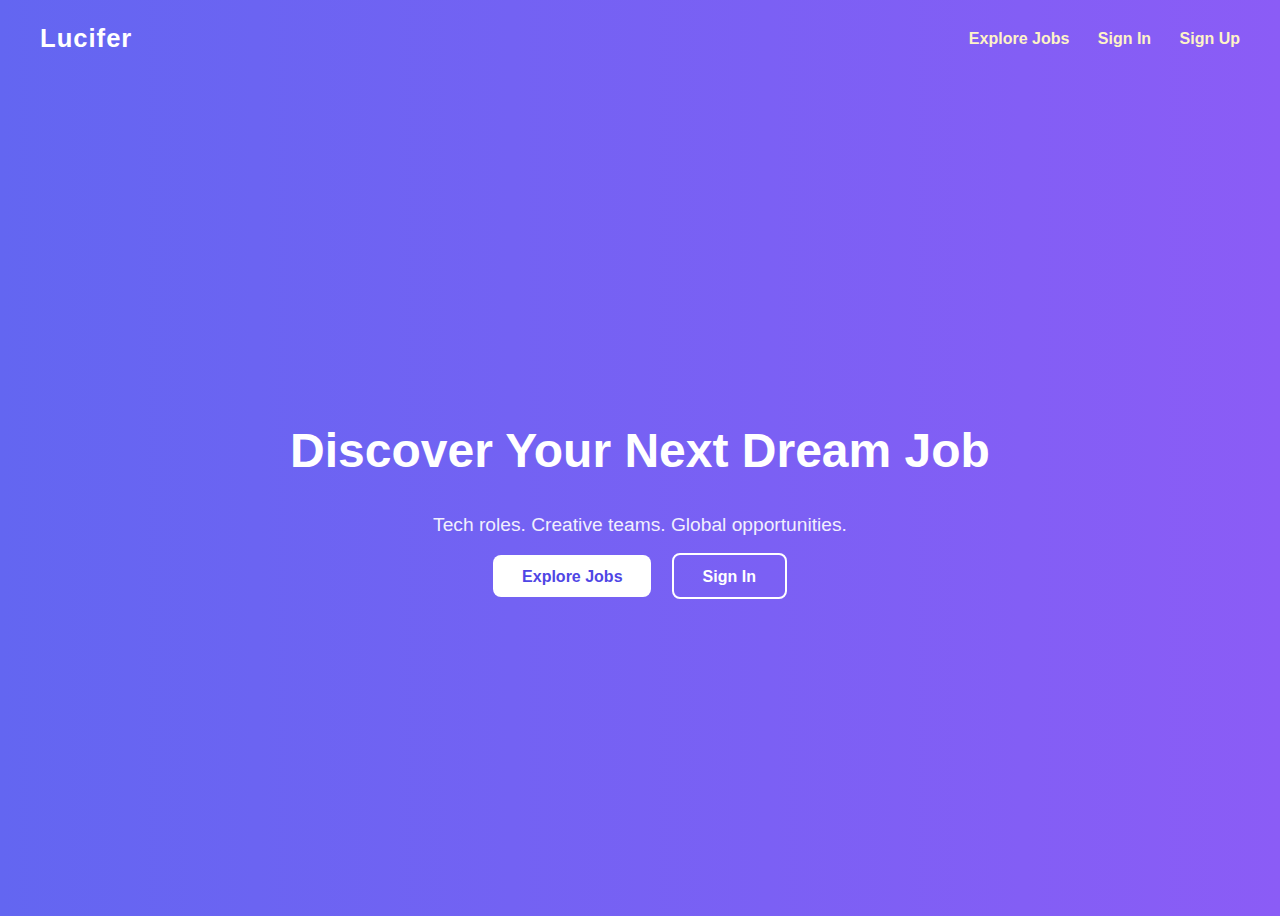
<file: index.html>
<!DOCTYPE html>
<html lang="en">
<head>
  <meta charset="UTF-8" />
  <meta name="viewport" content="width=device-width, initial-scale=1.0" />
  <title>Lucira Careers</title>
  <link rel="stylesheet" href="style1.css">
</head>
<body class="landing">
  <nav class="navbar">
    <div class="logo">Lucifer</div>
    <div class="nav-links">
      <a href="jobs.html">Explore Jobs</a>
      <a href="#">Sign In</a>
      <a href="#">Sign Up</a>
    </div>
  </nav>

  <section class="hero">
    <h1 class="hero-title">Discover Your Next Dream Job</h1>
    <p class="hero-subtitle">Tech roles. Creative teams. Global opportunities.</p>
    <div class="hero-buttons">
      <a href="jobs.html" class="btn primary">Explore Jobs</a>
      <a href="#" class="btn outline">Sign In</a>
    </div>
  </section>
</body>
</html>
</file>
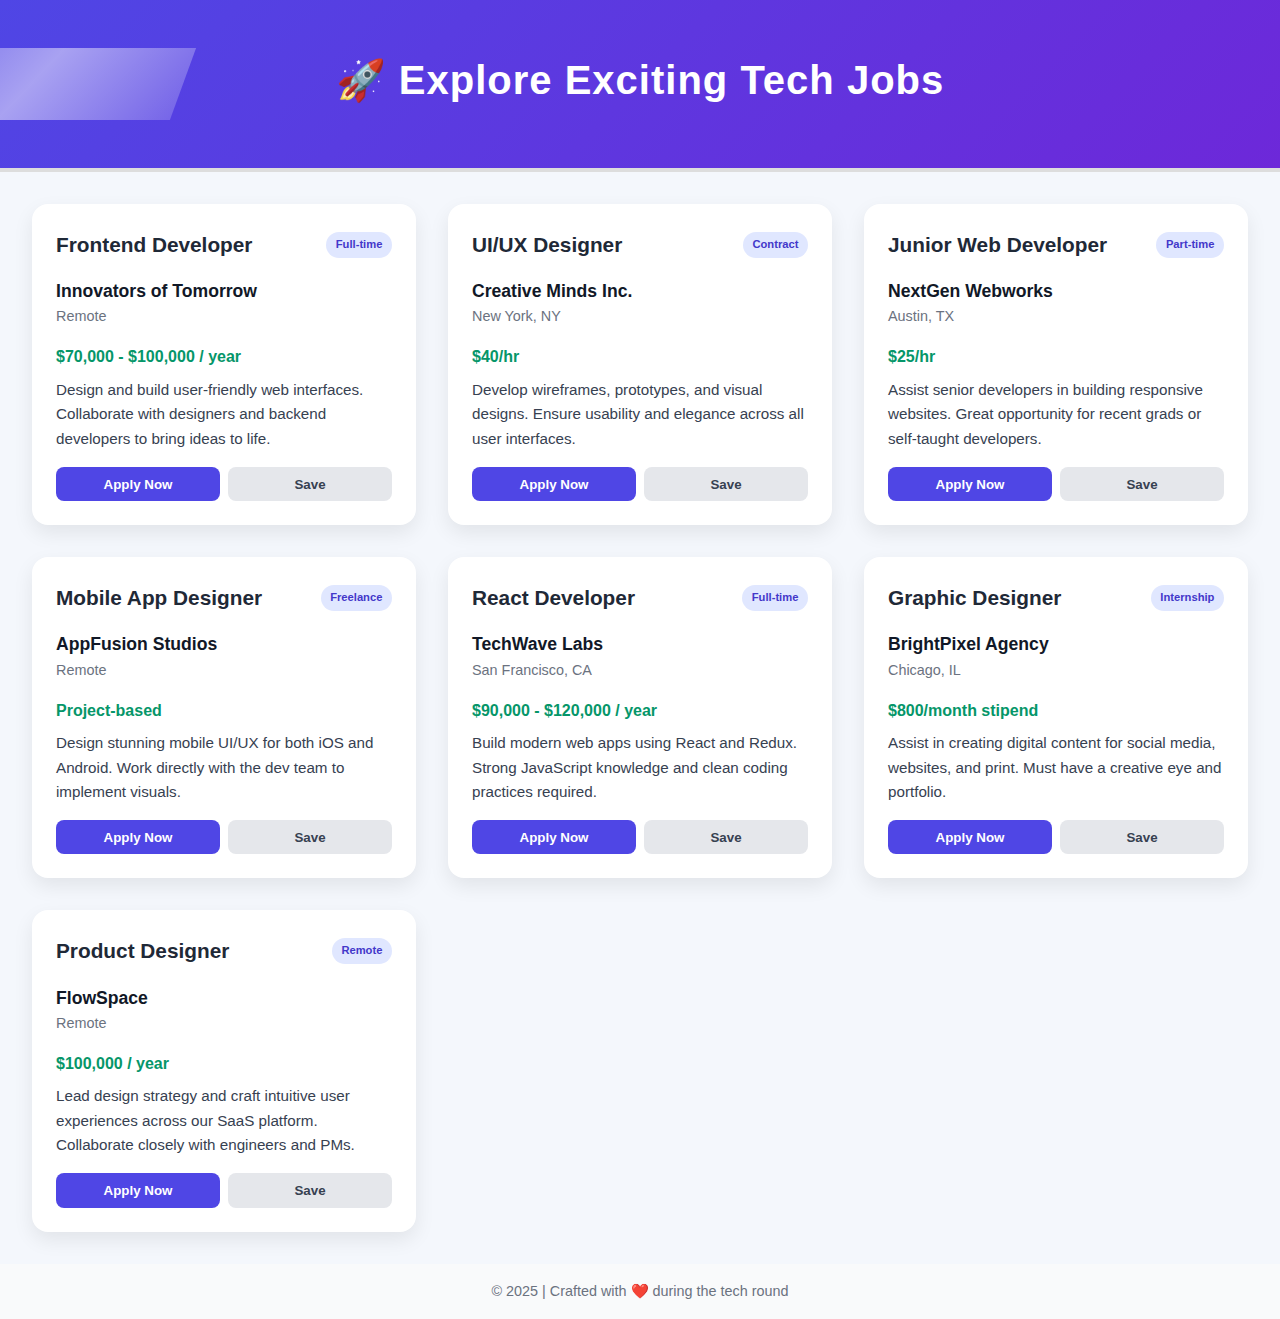
<file: jobs.html>
<!DOCTYPE html>
<html lang="en">
<head>
  <meta charset="UTF-8" />
  <meta name="viewport" content="width=device-width, initial-scale=1.0" />
  <title>Explore Jobs | Lucira</title>
  <link rel="stylesheet" href="style.css">
</head>
<body>
  <header>
    <h1 class="main-title">
        🚀 Explore Exciting Tech Jobs
        <span class="underline"></span>
      </h1>
  </header>

  <main class="container">
    <section class="job-card">
        <div class="job-header">
          <h2 class="job-title">Frontend Developer</h2>
          <span class="job-type">Full-time</span>
        </div>
        <div class="company-info">
          <h3 class="company-name">Innovators of Tomorrow</h3>
          <p class="location">Remote</p>
        </div>
        <div class="job-details">
          <p class="salary"> $70,000 - $100,000 / year</p>
          <p class="description">
            Design and build user-friendly web interfaces. Collaborate with designers and backend developers to bring ideas to life.
          </p>
        </div>
        <div class="card-actions">
          <button class="apply-btn">Apply Now</button>
          <button class="save-btn"> Save</button>
        </div>
      </section>
  
      <section class="job-card">
        <div class="job-header">
          <h2 class="job-title">UI/UX Designer</h2>
          <span class="job-type">Contract</span>
        </div>
        <div class="company-info">
          <h3 class="company-name">Creative Minds Inc.</h3>
          <p class="location">New York, NY</p>
        </div>
        <div class="job-details">
          <p class="salary">$40/hr</p>
          <p class="description">
            Develop wireframes, prototypes, and visual designs. Ensure usability and elegance across all user interfaces.
          </p>
        </div>
        <div class="card-actions">
          <button class="apply-btn">Apply Now</button>
          <button class="save-btn">Save</button>
        </div>
      </section>
  
      <section class="job-card">
        <div class="job-header">
          <h2 class="job-title">Junior Web Developer</h2>
          <span class="job-type">Part-time</span>
        </div>
        <div class="company-info">
          <h3 class="company-name">NextGen Webworks</h3>
          <p class="location">Austin, TX</p>
        </div>
        <div class="job-details">
          <p class="salary">$25/hr</p>
          <p class="description">
            Assist senior developers in building responsive websites. Great opportunity for recent grads or self-taught developers.
          </p>
        </div>
        <div class="card-actions">
          <button class="apply-btn">Apply Now</button>
          <button class="save-btn">Save</button>
        </div>
      </section>
  
      <section class="job-card">
        <div class="job-header">
          <h2 class="job-title">Mobile App Designer</h2>
          <span class="job-type">Freelance</span>
        </div>
        <div class="company-info">
          <h3 class="company-name">AppFusion Studios</h3>
          <p class="location">Remote</p>
        </div>
        <div class="job-details">
          <p class="salary">Project-based</p>
          <p class="description">
            Design stunning mobile UI/UX for both iOS and Android. Work directly with the dev team to implement visuals.
          </p>
        </div>
        <div class="card-actions">
          <button class="apply-btn">Apply Now</button>
          <button class="save-btn">Save</button>
        </div>
      </section>
  
      <section class="job-card">
        <div class="job-header">
          <h2 class="job-title">React Developer</h2>
          <span class="job-type">Full-time</span>
        </div>
        <div class="company-info">
          <h3 class="company-name">TechWave Labs</h3>
          <p class="location">San Francisco, CA</p>
        </div>
        <div class="job-details">
          <p class="salary">$90,000 - $120,000 / year</p>
          <p class="description">
            Build modern web apps using React and Redux. Strong JavaScript knowledge and clean coding practices required.
          </p>
        </div>
        <div class="card-actions">
          <button class="apply-btn">Apply Now</button>
          <button class="save-btn">Save</button>
        </div>
      </section>
  
      <section class="job-card">
        <div class="job-header">
          <h2 class="job-title">Graphic Designer</h2>
          <span class="job-type">Internship</span>
        </div>
        <div class="company-info">
          <h3 class="company-name">BrightPixel Agency</h3>
          <p class="location">Chicago, IL</p>
        </div>
        <div class="job-details">
          <p class="salary">$800/month stipend</p>
          <p class="description">
            Assist in creating digital content for social media, websites, and print. Must have a creative eye and portfolio.
          </p>
        </div>
        <div class="card-actions">
          <button class="apply-btn">Apply Now</button>
          <button class="save-btn">Save</button>
        </div>
      </section>
  
      <section class="job-card">
        <div class="job-header">
          <h2 class="job-title">Product Designer</h2>
          <span class="job-type">Remote</span>
        </div>
        <div class="company-info">
          <h3 class="company-name">FlowSpace</h3>
          <p class="location">Remote</p>
        </div>
        <div class="job-details">
          <p class="salary">$100,000 / year</p>
          <p class="description">
            Lead design strategy and craft intuitive user experiences across our SaaS platform. Collaborate closely with engineers and PMs.
          </p>
        </div>
        <div class="card-actions">
          <button class="apply-btn">Apply Now</button>
          <button class="save-btn"> Save</button>
        </div>
      </section>
  </main>

  <footer>
    <p class="footer-text">© 2025 | Crafted with ❤️ during the tech round</p>
  </footer>

  <script>
    // Simple "Save" toggle
    document.querySelectorAll('.save-btn').forEach(btn => {
      btn.addEventListener('click', () => {
        btn.classList.toggle('saved');
        btn.textContent = btn.classList.contains('saved') ? 'Saved' : 'Save';
      });
    });
  </script>
</body>
</html>
</file>
<file: style1.css>
/* LANDING PAGE */
/* Reset additions */
a {
    text-decoration: none;
    color: inherit;
  }
  
  /* Landing page layout */
  body.landing {
    background: linear-gradient(to right, #6366f1, #8b5cf6);
    color: white;
    font-family: 'Segoe UI', sans-serif;
    min-height: 100vh;
    display: flex;
    flex-direction: column;
  }
  
  /* NavBar */
  .navbar {
    display: flex;
    justify-content: space-between;
    padding: 1rem 2rem;
    align-items: center;
  }
  
  .logo {
    font-size: 1.6rem;
    font-weight: bold;
    letter-spacing: 1px;
  }
  
  .nav-links a {
    margin-left: 1.5rem;
    font-weight: 600;
    color: #fef3c7;
    transition: color 0.2s ease;
  }
  
  .nav-links a:hover {
    color: #fff;
  }
  
  /* Hero Section */
  .hero {
    flex: 1;
    display: flex;
    flex-direction: column;
    justify-content: center;
    text-align: center;
    padding: 4rem 2rem;
  }
  
  .hero-title {
    font-size: 3rem;
    font-weight: 800;
    margin-bottom: 1rem;
    animation: fadeIn 1.5s ease-in;
  }
  
  .hero-subtitle {
    font-size: 1.2rem;
    margin-bottom: 2rem;
    opacity: 0.9;
    animation: fadeIn 2s ease-in;
  }
  
  .hero-buttons .btn {
    padding: 0.8rem 1.8rem;
    font-weight: 600;
    border-radius: 8px;
    margin: 0 0.5rem;
    transition: all 0.3s ease;
  }
  
  .btn.primary {
    background: white;
    color: #4f46e5;
  }
  
  .btn.primary:hover {
    background: #f9fafb;
  }
  
  .btn.outline {
    border: 2px solid white;
    background: transparent;
    color: white;
  }
  
  .btn.outline:hover {
    background: rgba(255, 255, 255, 0.1);
  }
  
  /* Animations */
  @keyframes fadeIn {
    from {
      opacity: 0;
      transform: translateY(-10px);
    }
    to {
      opacity: 1;
      transform: translateY(0);
    }
  }
  
  /* DONE */
</file>
<file: style.css>
/* Reset */
* {
    margin: 0;
    padding: 0;
    box-sizing: border-box;
  }

 
  
  /* Fonts */
  body {
    font-family: 'Segoe UI', Tahoma, Geneva, Verdana, sans-serif;
    background: #f4f7fc;
    color: #333;
    line-height: 1.6;
  }
  
  /* Header 
  header {
    padding: 2rem 1rem;
    text-align: center;
    background: linear-gradient(135deg, #4f46e5, #6d28d9);
    color: white;
    border-bottom: 4px solid #ddd;
  }
  
  .main-title {
    font-size: 2rem;
    font-weight: 700;
    letter-spacing: 1px;
  }
  
  /* Container */
  .container {
    display: grid;
    grid-template-columns: repeat(auto-fit, minmax(320px, 1fr));
    gap: 2rem;
    padding: 2rem;
  }
  
  /* Job Cards */
  .job-card {
    background: white;
    border-radius: 1rem;
    padding: 1.5rem;
    box-shadow: 0 8px 20px rgba(0, 0, 0, 0.08);
    display: flex;
    flex-direction: column;
    transition: transform 0.3s ease, box-shadow 0.3s ease;
  }
  
  .job-card:hover {
    transform: translateY(-5px);
    box-shadow: 0 12px 24px rgba(0, 0, 0, 0.15);
  }
  
  /* Job Info */
  .job-header {
    display: flex;
    justify-content: space-between;
    align-items: center;
    margin-bottom: 1rem;
  }
  
  .job-title {
    font-size: 1.3rem;
    font-weight: bold;
    color: #1f2937;
  }
  
  .job-type {
    background: #e0e7ff;
    color: #4338ca;
    padding: 0.25rem 0.6rem;
    border-radius: 20px;
    font-size: 0.7rem;
    font-weight: 600;
  }
  
  .company-info {
    margin-bottom: 1rem;
  }
  
  .company-name {
    font-size: 1.1rem;
    font-weight: 600;
    color: #111827;
  }
  
  .location {
    font-size: 0.9rem;
    color: #6b7280;
  }
  
  .job-details {
    flex-grow: 1;
  }
  
  .salary {
    font-weight: bold;
    margin-bottom: 0.5rem;
    color: #059669;
  }
  
  .description {
    font-size: 0.95rem;
    color: #374151;
    margin-bottom: 1rem;
  }
  
  /* Buttons */
  .card-actions {
    display: flex;
    justify-content: space-between;
    gap: 0.5rem;
  }
  
  .apply-btn, .save-btn {
    flex: 1;
    padding: 0.6rem 1rem;
    border: none;
    border-radius: 0.5rem;
    font-weight: 600;
    cursor: pointer;
    transition: all 0.2s ease;
  }
  
  .apply-btn {
    background: #4f46e5;
    color: white;
  }
  
  .apply-btn:hover {
    background: #4338ca;
  }
  
  .save-btn {
    background: #e5e7eb;
    color: #374151;
  }
  
  .save-btn:hover {
    background: #d1d5db;
  }
  
  .save-btn.saved {
    background: #10b981;
    color: white;
  }
  
  /* Footer */
  footer {
    text-align: center;
    padding: 1rem;
    background: #f9fafb;
    color: #6b7280;
    font-size: 0.9rem;
  }
/* Animated Header */
header {
    padding: 3rem 1rem;
    text-align: center;
    background: linear-gradient(135deg, #4f46e5, #6d28d9);
    color: white;
    border-bottom: 4px solid #ddd;
    position: relative;
    overflow: hidden;
  }
  
  .main-title {
    font-size: 2.5rem;
    font-weight: 800;
    letter-spacing: 1px;
    animation: fadeSlideDown 1s ease-out forwards;
    position: relative;
    display: inline-block;
    padding-bottom: 0.5rem;
  }
  
  .main-title .underline {
    position: absolute;
    left: 0;
    bottom: 0;
    width: 0;
    height: 4px;
    background: linear-gradient(90deg, #fff, #c084fc, #60a5fa);
    animation: underlineExpand 1.2s ease-out forwards;
    border-radius: 4px;
  }
  
  /* Shimmer Text (Optional) */
  .main-title::before {
    content: '';
    position: absolute;
    top: 0;
    left: -75%;
    height: 100%;
    width: 50%;
    background: linear-gradient(120deg, rgba(255,255,255,0.2), rgba(255,255,255,0.5), rgba(255,255,255,0.2));
    transform: skewX(-20deg);
    animation: shimmer 2s infinite;
  }
  
  /* Keyframes */
  @keyframes fadeSlideDown {
    from {
      opacity: 0;
      transform: translateY(-20px);
    }
    to {
      opacity: 1;
      transform: translateY(0);
    }
  }
  
  @keyframes underlineExpand {
    to {
      width: 100%;
    }
  }
  
  @keyframes shimmer {
    0% {
      left: -75%;
    }
    100% {
      left: 125%;
    }
  }
@media(max-width: 600px)
{
    .job-header{
        font-size: 1rem;
    }
}
</file>
